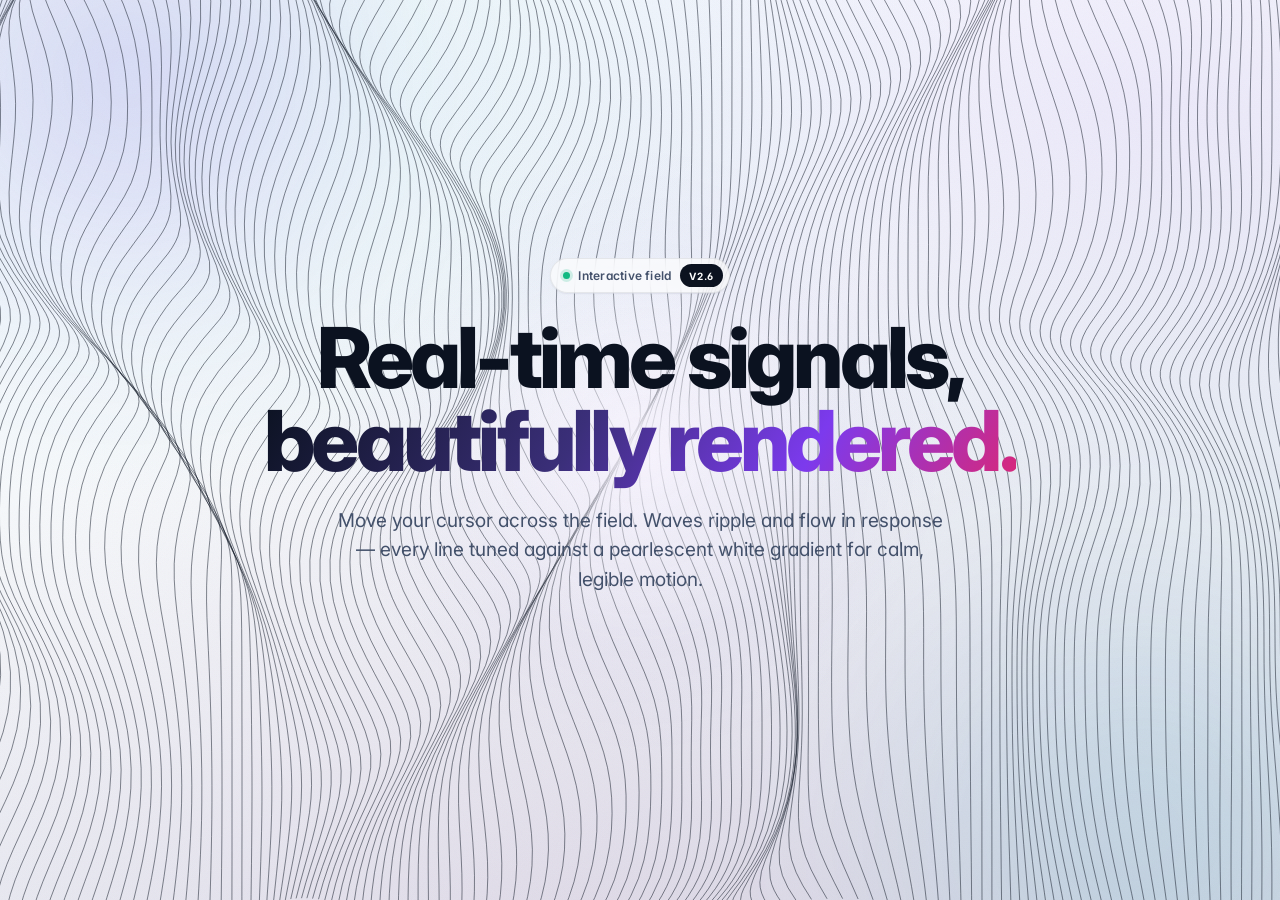
<file: template/bg2.html>
<!doctype html>
<html lang="en">
<head>
<meta charset="utf-8">
<meta name="viewport" content="width=device-width, initial-scale=1">
<meta name="color-scheme" content="light">
<title>Waves — Modern Light</title>

<!-- Inter (system fallback if blocked) -->
<link rel="preconnect" href="https://fonts.googleapis.com">
<link rel="preconnect" href="https://fonts.gstatic.com" crossorigin>
<link href="https://fonts.googleapis.com/css2?family=Inter:wght@400;500;600;700;800;900&display=swap" rel="stylesheet">

<!-- Bootstrap 5 -->
<link href="https://cdn.jsdelivr.net/npm/bootstrap@5.3.3/dist/css/bootstrap.min.css" rel="stylesheet">

<style>
/* ═══════════════════════════════════════════════════════════════════════
   1 · DESIGN TOKENS
   ═══════════════════════════════════════════════════════════════════════ */
:root {
  --dr-ink-900: #0b1220;
  --dr-ink-800: #172133;
  --dr-ink-700: #2b3850;
  --dr-ink-600: #43516b;
  --dr-ink-500: #5b6b82;
  --dr-ink-400: #8b9aae;
  --dr-ink-300: #c3cdd9;
  --dr-ink-100: #e3e9f0;

  --dr-calm: #0891b2;
  --dr-mid:  #7c3aed;
  --dr-hot:  #db2777;
  --dr-core: #0b1220;

  --dr-surface-0: #ffffff;
  --dr-surface-1: #f4f7fa;
  --dr-surface-2: #e2e9f1;
  --dr-surface-3: #d6dfe9;

  --dr-font-sans: "Inter", -apple-system, BlinkMacSystemFont, "SF Pro Display",
                  "Segoe UI", Roboto, "Helvetica Neue", Arial, sans-serif;

  --dr-text-xs:      clamp(0.6875rem, 0.66rem + 0.15vw, 0.75rem);
  --dr-text-sm:      clamp(0.8125rem, 0.79rem + 0.15vw, 0.875rem);
  --dr-text-base:    clamp(0.9375rem, 0.90rem + 0.20vw, 1rem);
  --dr-text-lg:      clamp(1.0625rem, 1.00rem + 0.35vw, 1.1875rem);
  --dr-text-xl:      clamp(1.25rem,   1.10rem + 0.85vw, 1.5rem);
  --dr-text-display: clamp(2.75rem,   1.8rem + 4.6vw, 5.25rem);

  --dr-space-1: 0.25rem;  --dr-space-2: 0.5rem;  --dr-space-3: 0.75rem;
  --dr-space-4: 1rem;     --dr-space-5: 1.5rem;  --dr-space-6: 2rem;
  --dr-space-7: 3rem;     --dr-space-8: 4rem;

  --dr-radius-sm: 8px;  --dr-radius-md: 14px;  --dr-radius-lg: 22px;
  --dr-radius-pill: 999px;

  --dr-shadow-xs: 0 1px 2px rgba(11,18,32,.05);
  --dr-shadow-sm: 0 2px 8px -2px rgba(11,18,32,.08);
  --dr-shadow-md: 0 8px 24px -8px rgba(11,18,32,.14);

  --dr-ease: cubic-bezier(.22, 1, .36, 1);
  --dr-dur-fast: 180ms;
  --dr-dur-med:  320ms;
}

/* ═══════════════════════════════════════════════════════════════════════
   2 · BASE
   ═══════════════════════════════════════════════════════════════════════ */
:where(html, body) { height: 100%; margin: 0; }

body {
  font-family: var(--dr-font-sans);
  font-size: var(--dr-text-base);
  line-height: 1.6;
  color: var(--dr-ink-700);
  background: var(--dr-surface-1);
  -webkit-font-smoothing: antialiased;
  -moz-osx-font-smoothing: grayscale;
  text-rendering: optimizeLegibility;
  font-feature-settings: "ss01", "cv11";
  overflow: hidden;
}
::selection { background: rgba(124,58,237,.20); color: var(--dr-ink-900); }

/* ═══════════════════════════════════════════════════════════════════════
   3 · WAVES STAGE
   z-stack inside container (isolated):
      orb(0) · canvas(1) · white spotlight(2) · violet tint(3)
   ═══════════════════════════════════════════════════════════════════════ */
.waves-container {
  position: fixed;
  inset: 0;
  overflow: hidden;
  isolation: isolate;
  z-index: 0;
  --x: 50%;
  --y: 50%;
  --cursor-color: #ffffff;

  background:
    radial-gradient(120% 90% at 12% 6%,  rgba(8,145,178,.10),  transparent 55%),
    radial-gradient(110% 85% at 90% 12%, rgba(124,58,237,.08), transparent 55%),
    radial-gradient(130% 110% at 50% 108%, rgba(219,39,119,.07), transparent 62%),
    linear-gradient(160deg,
      var(--dr-surface-0)  0%,
      #fbfdff              18%,
      var(--dr-surface-1)  42%,
      var(--dr-surface-2)  78%,
      var(--dr-surface-3) 100%);
}

/* ── Ambient orbs ─────────────────────────────────────────────────── */
.waves-orb {
  position: absolute;
  border-radius: 50%;
  pointer-events: none;
  filter: blur(80px);
  z-index: 0;
  will-change: transform;
}
.waves-orb--a {
  width: 44vmax; height: 44vmax;
  top: -16vmax; left: -12vmax;
  background: radial-gradient(circle, rgba(124,58,237,.18), transparent 70%);
  animation: waves-drift-a 28s ease-in-out infinite;
}
.waves-orb--b {
  width: 50vmax; height: 50vmax;
  bottom: -20vmax; right: -14vmax;
  background: radial-gradient(circle, rgba(8,145,178,.15), transparent 70%);
  animation: waves-drift-b 34s ease-in-out infinite;
}
@keyframes waves-drift-a {
  0%, 100% { transform: translate(0, 0) scale(1); }
  50%      { transform: translate(3vmax, 2vmax) scale(1.06); }
}
@keyframes waves-drift-b {
  0%, 100% { transform: translate(0, 0) scale(1); }
  50%      { transform: translate(-3vmax, -2vmax) scale(1.05); }
}

/* ── Canvas (the wave grid) ──────────────────────────────────────── */
.waves-canvas {
  position: absolute;
  inset: 0;
  display: block;
  width: 100%;
  height: 100%;
  z-index: 1;
}

/* ── Cursor spotlight — screen blend brightens ink lines to white ── */
.waves-container::before {
  content: "";
  position: absolute;
  inset: 0;
  pointer-events: none;
  z-index: 2;
  background: radial-gradient(
    circle 300px at var(--x) var(--y),
    rgba(255, 255, 255, 0.95) 0%,
    rgba(255, 255, 255, 0.55) 22%,
    rgba(255, 255, 255, 0) 65%
  );
  mix-blend-mode: screen;
}

/* ── Violet ambience — subtle hue focus on the same cursor ──────── */
.waves-container::after {
  content: "";
  position: absolute;
  inset: 0;
  pointer-events: none;
  z-index: 3;
  background: radial-gradient(
    circle 440px at var(--x) var(--y),
    rgba(124, 58, 237, 0.055) 0%,
    rgba(124, 58, 237, 0) 70%
  );
  mix-blend-mode: multiply;
}

/* ── Fine grain to keep flat pearls from looking digital ─────────── */
.waves-container .waves-grain {
  position: absolute;
  inset: 0;
  pointer-events: none;
  z-index: 4;
  opacity: .04;
  mix-blend-mode: multiply;
  background-repeat: repeat;
  background-size: 160px 160px;
  background-image: url("data:image/svg+xml,%3Csvg xmlns='http://www.w3.org/2000/svg' width='160' height='160'%3E%3Cfilter id='n'%3E%3CfeTurbulence type='fractalNoise' baseFrequency='0.8' numOctaves='3' stitchTiles='stitch'/%3E%3C/filter%3E%3Crect width='100%25' height='100%25' filter='url(%23n)'/%3E%3C/svg%3E");
}

@media (prefers-reduced-motion: reduce) {
  .waves-orb { animation: none !important; }
}

/* ═══════════════════════════════════════════════════════════════════════
   4 · NAV
   ═══════════════════════════════════════════════════════════════════════ */
.dr-nav {
  position: fixed;
  top: var(--dr-space-5);
  left: 50%;
  transform: translateX(-50%);
  z-index: 30;
  display: flex;
  align-items: center;
  gap: var(--dr-space-6);
  padding: 0.55rem 0.55rem 0.55rem 1.15rem;
  background: rgba(255,255,255,.62);
  -webkit-backdrop-filter: blur(20px) saturate(180%);
          backdrop-filter: blur(20px) saturate(180%);
  border: 1px solid rgba(255,255,255,.85);
  border-radius: var(--dr-radius-pill);
  box-shadow: var(--dr-shadow-sm), inset 0 1px 0 rgba(255,255,255,.6);
  max-width: calc(100vw - 2rem);
}
.dr-nav__brand {
  display: inline-flex;
  align-items: center;
  gap: 0.55rem;
  font-weight: 700;
  font-size: var(--dr-text-sm);
  letter-spacing: -0.01em;
  color: var(--dr-ink-900);
  text-decoration: none;
}
.dr-nav__brand-mark {
  display: inline-block;
  width: 22px; height: 22px;
  border-radius: 7px;
  background: linear-gradient(135deg, var(--dr-calm), var(--dr-mid) 55%, var(--dr-hot));
  box-shadow: inset 0 1px 0 rgba(255,255,255,.45);
  position: relative;
}
.dr-nav__brand-mark::after {
  content: "";
  position: absolute;
  inset: 6px;
  border-radius: 2px;
  background: rgba(255,255,255,.9);
}
.dr-nav__links {
  display: flex;
  gap: var(--dr-space-1);
  list-style: none;
  margin: 0; padding: 0;
}
.dr-nav__links a {
  display: inline-block;
  padding: 0.45rem 0.8rem;
  border-radius: var(--dr-radius-pill);
  font-size: var(--dr-text-sm);
  font-weight: 500;
  color: var(--dr-ink-600);
  text-decoration: none;
  transition: background var(--dr-dur-fast) var(--dr-ease),
              color      var(--dr-dur-fast) var(--dr-ease);
}
.dr-nav__links a:hover {
  color: var(--dr-ink-900);
  background: rgba(11,18,32,.05);
}
.dr-nav__cta {
  display: inline-flex;
  align-items: center;
  gap: 0.4rem;
  padding: 0.55rem 1rem;
  border-radius: var(--dr-radius-pill);
  font-size: var(--dr-text-sm);
  font-weight: 600;
  color: #fff;
  background: var(--dr-ink-900);
  text-decoration: none;
  transition: background var(--dr-dur-fast) var(--dr-ease),
              transform  var(--dr-dur-fast) var(--dr-ease);
}
.dr-nav__cta:hover {
  color: #fff;
  background: var(--dr-ink-800);
  transform: translateY(-1px);
}
@media (max-width: 720px) {
  .dr-nav__links { display: none; }
}

/* ═══════════════════════════════════════════════════════════════════════
   5 · HERO
   ═══════════════════════════════════════════════════════════════════════ */
.dr-hero {
  position: relative;
  z-index: 10;
  height: 100dvh;
  display: grid;
  place-items: center;
  padding: var(--dr-space-6);
  pointer-events: none;
}
.dr-hero__inner {
  width: 100%;
  max-width: 880px;
  text-align: center;
  pointer-events: auto;
}

.dr-badge {
  display: inline-flex;
  align-items: center;
  gap: 0.55rem;
  padding: 0.35rem 0.35rem 0.35rem 0.7rem;
  margin-bottom: var(--dr-space-5);
  background: rgba(255,255,255,.7);
  -webkit-backdrop-filter: blur(10px);
          backdrop-filter: blur(10px);
  border: 1px solid rgba(11,18,32,.08);
  border-radius: var(--dr-radius-pill);
  font-size: var(--dr-text-xs);
  font-weight: 600;
  letter-spacing: 0.02em;
  color: var(--dr-ink-600);
  box-shadow: var(--dr-shadow-xs);
}
.dr-badge__dot {
  width: 7px; height: 7px;
  border-radius: 50%;
  background: #10b981;
  box-shadow: 0 0 0 3px rgba(16,185,129,.18);
  animation: dr-pulse 2.2s ease-in-out infinite;
}
.dr-badge__chip {
  padding: 0.2rem 0.55rem;
  background: var(--dr-ink-900);
  color: #fff;
  border-radius: var(--dr-radius-pill);
  font-size: 0.625rem;
  font-weight: 700;
  letter-spacing: 0.08em;
  text-transform: uppercase;
}
@keyframes dr-pulse {
  0%, 100% { opacity: 1;    }
  50%      { opacity: 0.45; }
}

.dr-hero__title {
  font-size: var(--dr-text-display);
  font-weight: 800;
  line-height: 0.98;
  letter-spacing: -0.045em;
  color: var(--dr-ink-900);
  margin: 0 0 var(--dr-space-5);
  text-wrap: balance;
  font-feature-settings: "ss01", "cv11";
}
.dr-hero__title em {
  font-style: normal;
  background: linear-gradient(120deg,
    #0b1220 0%,
    #3b2f7a 42%,
    #7c3aed 72%,
    #db2777 100%);
  -webkit-background-clip: text;
          background-clip: text;
  -webkit-text-fill-color: transparent;
          color: transparent;
}

.dr-hero__lead {
  font-size: var(--dr-text-lg);
  line-height: 1.55;
  font-weight: 400;
  color: var(--dr-ink-600);
  max-width: 56ch;
  margin: 0 auto var(--dr-space-7);
  text-wrap: pretty;
}

.dr-hero__actions {
  display: inline-flex;
  flex-wrap: wrap;
  gap: var(--dr-space-3);
  justify-content: center;
  margin-bottom: var(--dr-space-8);
}

.dr-btn {
  --_bg: transparent;
  --_fg: var(--dr-ink-900);
  --_bd: transparent;
  display: inline-flex;
  align-items: center;
  gap: 0.5rem;
  padding: 0.9rem 1.5rem;
  border-radius: var(--dr-radius-pill);
  font-size: var(--dr-text-sm);
  font-weight: 600;
  letter-spacing: -0.005em;
  text-decoration: none;
  color: var(--_fg);
  background: var(--_bg);
  border: 1px solid var(--_bd);
  transition:
    transform var(--dr-dur-fast) var(--dr-ease),
    box-shadow var(--dr-dur-fast) var(--dr-ease),
    background-color var(--dr-dur-fast) var(--dr-ease),
    border-color var(--dr-dur-fast) var(--dr-ease);
  white-space: nowrap;
}
.dr-btn svg { width: 16px; height: 16px; flex: none; }
.dr-btn--primary {
  --_bg: var(--dr-ink-900);
  --_fg: #ffffff;
  --_bd: var(--dr-ink-900);
  box-shadow: 0 1px 2px rgba(11,18,32,.10),
              0 6px 20px -6px rgba(11,18,32,.28);
}
.dr-btn--primary:hover {
  --_bg: var(--dr-ink-800);
  --_bd: var(--dr-ink-800);
  transform: translateY(-1px);
  box-shadow: 0 1px 2px rgba(11,18,32,.10),
              0 12px 28px -6px rgba(11,18,32,.34);
}
.dr-btn--ghost {
  --_bg: rgba(255,255,255,.7);
  --_fg: var(--dr-ink-900);
  --_bd: rgba(11,18,32,.12);
  -webkit-backdrop-filter: blur(8px);
          backdrop-filter: blur(8px);
  box-shadow: var(--dr-shadow-xs);
}
.dr-btn--ghost:hover {
  --_bg: rgba(255,255,255,.95);
  --_bd: rgba(11,18,32,.22);
  transform: translateY(-1px);
}

.dr-hero__stats {
  display: grid;
  grid-template-columns: repeat(3, minmax(0, 1fr));
  gap: var(--dr-space-3);
  max-width: 640px;
  margin: 0 auto;
}
.dr-stat {
  position: relative;
  padding: var(--dr-space-4);
  text-align: left;
  background: rgba(255,255,255,.55);
  -webkit-backdrop-filter: blur(14px) saturate(180%);
          backdrop-filter: blur(14px) saturate(180%);
  border: 1px solid rgba(255,255,255,.75);
  border-radius: var(--dr-radius-md);
  box-shadow: var(--dr-shadow-xs), inset 0 1px 0 rgba(255,255,255,.8);
  transition: transform var(--dr-dur-med) var(--dr-ease),
              box-shadow var(--dr-dur-med) var(--dr-ease);
}
.dr-stat:hover {
  transform: translateY(-2px);
  box-shadow: var(--dr-shadow-md), inset 0 1px 0 rgba(255,255,255,.8);
}
.dr-stat__dot {
  display: inline-block;
  width: 6px; height: 6px;
  border-radius: 50%;
  background: var(--dot, var(--dr-mid));
  box-shadow: 0 0 0 3px color-mix(in srgb, var(--dot, var(--dr-mid)) 18%, transparent);
  margin-bottom: 0.5rem;
}
.dr-stat__value {
  font-size: var(--dr-text-xl);
  font-weight: 800;
  letter-spacing: -0.03em;
  color: var(--dr-ink-900);
  line-height: 1;
  margin-bottom: 0.35rem;
}
.dr-stat__label {
  font-size: var(--dr-text-xs);
  font-weight: 500;
  letter-spacing: 0.08em;
  text-transform: uppercase;
  color: var(--dr-ink-500);
}
@media (max-width: 560px) {
  .dr-hero__stats { grid-template-columns: 1fr; max-width: 320px; }
  .dr-hero__actions .dr-btn { flex: 1 1 100%; justify-content: center; }
}

/* ═══════════════════════════════════════════════════════════════════════
   6 · ENTRANCE
   ═══════════════════════════════════════════════════════════════════════ */
@media (prefers-reduced-motion: no-preference) {
  .dr-hero__inner > * {
    opacity: 0;
    animation: dr-fade-in .9s var(--dr-ease) forwards;
  }
  .dr-hero__inner > *:nth-child(1) { animation-delay: .05s; }
  .dr-hero__inner > *:nth-child(2) { animation-delay: .15s; }
  .dr-hero__inner > *:nth-child(3) { animation-delay: .28s; }
  .dr-hero__inner > *:nth-child(4) { animation-delay: .40s; }
  .dr-hero__inner > *:nth-child(5) { animation-delay: .52s; }
  .dr-nav {
    opacity: 0;
    animation: dr-fade-in .8s var(--dr-ease) .1s forwards;
  }
}
@keyframes dr-fade-in {
  from { opacity: 0; transform: translateY(10px); }
  to   { opacity: 1; transform: translateY(0);    }
}
</style>
</head>
<body>

<!-- ════════════════════════════════════════════════════════════════════
     WAVES STAGE
       data-line-color   any CSS colour string   (default #0b1220)
     ════════════════════════════════════════════════════════════════════ -->
<div class="waves-container" aria-hidden="true" data-line-color="#0b1220">
  <div class="waves-orb waves-orb--a"></div>
  <div class="waves-orb waves-orb--b"></div>
  <canvas class="waves-canvas"></canvas>
  <div class="waves-grain"></div>
</div>

<!-- ════════════════════════════════════════════════════════════════════
     NAV
     ════════════════════════════════════════════════════════════════════ -->


<!-- ════════════════════════════════════════════════════════════════════
     HERO
     ════════════════════════════════════════════════════════════════════ -->
<main class="dr-hero">
  <div class="dr-hero__inner">

    <div class="dr-badge">
      <span class="dr-badge__dot" aria-hidden="true"></span>
      Interactive field
      <span class="dr-badge__chip">v2.6</span>
    </div>

    <h1 class="dr-hero__title">
      Real-time signals,<br>
      <em>beautifully rendered.</em>
    </h1>

    <p class="dr-hero__lead">
      Move your cursor across the field. Waves ripple and flow in
      response — every line tuned against a pearlescent white gradient
      for calm, legible motion.
    </p>

 

   
  </div>
</main>

<!-- jQuery + Bootstrap JS -->
<script src="https://cdn.jsdelivr.net/npm/jquery@3.7.1/dist/jquery.min.js"></script>
<script src="https://cdn.jsdelivr.net/npm/bootstrap@5.3.3/dist/js/bootstrap.bundle.min.js"></script>

<script>
/* ═══════════════════════════════════════════════════════════════════════
   WAVES — Perlin-noise grid engine
   ──────────────────────────────────────────────────────────────────────
   Direct port of the original React component. Every algorithm is
   byte-identical:

     • Noise class (Perlin2 with seed)      — unchanged
     • animationConfig                       — unchanged
     • setLines / movePoints / drawLines     — unchanged
     • Mouse smoothing, velocity, angle      — unchanged
     • Tension / friction / displacement     — unchanged

   Two light-theme deltas:
     1. lineColor default  #000000 → #0b1220  (ink-900, palette-cohesive)
     2. Cursor spotlight  uses  mix-blend-mode: screen  on a  pearl-white
        gradient — the original relied on  screen  on a dark stage.
   ═══════════════════════════════════════════════════════════════════════ */
(function ($) {
  "use strict";

  /* ─────────────────────────── Noise ─────────────────────────── */
  class Noise {
    constructor(seed) {
      this.p = new Uint8Array(512);
      this.seed = seed > 0 && seed < 1 ? seed : Math.random();
      this.grad3 = [
        [1, 1, 0], [-1, 1, 0], [1, -1, 0], [-1, -1, 0],
        [1, 0, 1], [-1, 0, 1], [1, 0, -1], [-1, 0, -1],
        [0, 1, 1], [0, -1, 1], [0, 1, -1], [0, -1, -1]
      ];
      this.init(this.seed);
    }
    init(seed) {
      let i, j, k;
      const p = new Uint8Array(256);
      for (i = 0; i < 256; i++) p[i] = i;
      for (i = 0; i < 256; i++) {
        j = Math.floor(seed * (i + 1)) % 256;
        k = p[i];
        p[i] = p[j];
        p[j] = k;
      }
      for (i = 0; i < 512; i++) this.p[i] = p[i & 255];
    }
    dot(g, x, y) { return g[0] * x + g[1] * y; }
    perlin2(x, y) {
      const X = Math.floor(x) & 255;
      const Y = Math.floor(y) & 255;
      x -= Math.floor(x);
      y -= Math.floor(y);
      const fade = (t) => t * t * t * (t * (t * 6 - 15) + 10);
      const u = fade(x);
      const v = fade(y);
      const p = this.p;
      const grad3 = this.grad3;
      const n00 = this.dot(grad3[p[X + p[Y]] % 12], x, y);
      const n01 = this.dot(grad3[p[X + p[Y + 1]] % 12], x, y - 1);
      const n10 = this.dot(grad3[p[X + 1 + p[Y]] % 12], x - 1, y);
      const n11 = this.dot(grad3[p[X + 1 + p[Y + 1]] % 12], x - 1, y - 1);
      const lerp = (a, b, x) => a + x * (b - a);
      return lerp(lerp(n00, n10, u), lerp(n01, n11, u), v);
    }
  }

  /* ─────────────────────────── Config ─────────────────────────── */
  const animationConfig = {
    GRID_X_GAP: 10,
    GRID_Y_GAP: 32,
    GRID_WIDTH_OFFSET: 200,
    GRID_HEIGHT_OFFSET: 30,

    WAVE_TIME_X_FACTOR: 0.0125,
    WAVE_NOISE_X_FACTOR: 0.002,
    WAVE_TIME_Y_FACTOR: 0.005,
    WAVE_NOISE_Y_FACTOR: 0.0015,
    WAVE_NOISE_MAGNITUDE: 12,
    WAVE_AMPLITUDE_X: 32,
    WAVE_AMPLITUDE_Y: 16,

    MOUSE_INFLUENCE_RADIUS: 175,
    MOUSE_FALLOFF_FACTOR: 0.001,
    MOUSE_FORCE_FACTOR: 0.00065,
    MOUSE_SMOOTHING_FACTOR: 0.1,
    MAX_MOUSE_VELOCITY: 100,

    TENSION_STRENGTH: 0.005,
    FRICTION: 0.925,
    CURSOR_DISPLACEMENT_STRENGTH: 2,
    MAX_CURSOR_DISPLACEMENT: 100,
  };

  /* ─────────────────────────── Engine ─────────────────────────── */
  function initWaves(container) {
    const canvas = container.querySelector(".waves-canvas");
    if (!canvas) return null;
    const ctx = canvas.getContext("2d");
    if (!ctx) return null;

    const state = {
      ctx,
      mouse: { x: -10, y: 0, lx: 0, ly: 0, sx: 0, sy: 0, v: 0, vs: 0, a: 0, set: false },
      lines: [],
      noise: new Noise(Math.random()),
      bounding: null,
      animationFrameId: null,
      lineColor: container.dataset.lineColor || "#0b1220",
      dpr: 1,
    };

    const moved = (point, withCursorForce = true) => {
      const coords = {
        x: point.x + point.wave.x + (withCursorForce ? point.cursor.x : 0),
        y: point.y + point.wave.y + (withCursorForce ? point.cursor.y : 0)
      };
      coords.x = Math.round(coords.x * 10) / 10;
      coords.y = Math.round(coords.y * 10) / 10;
      return coords;
    };

    function setSize() {
      state.bounding = container.getBoundingClientRect();
      const dpr = window.devicePixelRatio || 1;
      state.dpr = dpr;
      canvas.width  = Math.round(state.bounding.width  * dpr);
      canvas.height = Math.round(state.bounding.height * dpr);

      // Place the spotlight in the centre before the first pointer event
      if (!state.mouse.set) {
        state.mouse.x  = state.bounding.width  / 2;
        state.mouse.y  = state.bounding.height / 2;
        state.mouse.sx = state.mouse.x;
        state.mouse.sy = state.mouse.y;
        state.mouse.lx = state.mouse.x;
        state.mouse.ly = state.mouse.y;
      }
    }

    function setLines() {
      if (!state.bounding) return;
      const { width, height } = state.bounding;
      state.lines = [];
      const { GRID_X_GAP, GRID_Y_GAP, GRID_WIDTH_OFFSET, GRID_HEIGHT_OFFSET } = animationConfig;

      const oWidth  = width  + GRID_WIDTH_OFFSET;
      const oHeight = height + GRID_HEIGHT_OFFSET;

      const totalLines  = Math.ceil(oWidth  / GRID_X_GAP);
      const totalPoints = Math.ceil(oHeight / GRID_Y_GAP);

      const xStart = (width  - GRID_X_GAP * totalLines)  / 2;
      const yStart = (height - GRID_Y_GAP * totalPoints) / 2;

      for (let i = 0; i <= totalLines; i++) {
        const points = [];
        for (let j = 0; j <= totalPoints; j++) {
          points.push({
            x: xStart + GRID_X_GAP * i,
            y: yStart + GRID_Y_GAP * j,
            wave: { x: 0, y: 0 },
            cursor: { x: 0, y: 0, vx: 0, vy: 0 }
          });
        }
        state.lines.push(points);
      }
    }

    function movePoints(time) {
      const { lines, mouse, noise } = state;
      const {
        WAVE_TIME_X_FACTOR, WAVE_NOISE_X_FACTOR, WAVE_TIME_Y_FACTOR, WAVE_NOISE_Y_FACTOR,
        WAVE_NOISE_MAGNITUDE, WAVE_AMPLITUDE_X, WAVE_AMPLITUDE_Y, MOUSE_INFLUENCE_RADIUS,
        MOUSE_FALLOFF_FACTOR, MOUSE_FORCE_FACTOR, TENSION_STRENGTH, FRICTION,
        CURSOR_DISPLACEMENT_STRENGTH, MAX_CURSOR_DISPLACEMENT
      } = animationConfig;

      for (let i = 0; i < lines.length; i++) {
        const points = lines[i];
        for (let k = 0; k < points.length; k++) {
          const p = points[k];

          /* 1. Perlin-noise sway */
          const noiseInputX = (p.x + time * WAVE_TIME_X_FACTOR) * WAVE_NOISE_X_FACTOR;
          const noiseInputY = (p.y + time * WAVE_TIME_Y_FACTOR) * WAVE_NOISE_Y_FACTOR;
          const move = noise.perlin2(noiseInputX, noiseInputY) * WAVE_NOISE_MAGNITUDE;
          p.wave.x = Math.cos(move) * WAVE_AMPLITUDE_X;
          p.wave.y = Math.sin(move) * WAVE_AMPLITUDE_Y;

          /* 2. Mouse force */
          const dx = p.x - mouse.sx;
          const dy = p.y - mouse.sy;
          const d  = Math.hypot(dx, dy);
          const influenceRadius = Math.max(MOUSE_INFLUENCE_RADIUS, mouse.vs);

          if (d < influenceRadius) {
            const falloff = 1 - d / influenceRadius;
            const force = Math.cos(d * MOUSE_FALLOFF_FACTOR) * falloff;
            const forceFactor = force * influenceRadius * mouse.vs * MOUSE_FORCE_FACTOR;
            p.cursor.vx += Math.cos(mouse.a) * forceFactor;
            p.cursor.vy += Math.sin(mouse.a) * forceFactor;
          }

          /* 3. Spring + friction */
          p.cursor.vx += (0 - p.cursor.x) * TENSION_STRENGTH;
          p.cursor.vy += (0 - p.cursor.y) * TENSION_STRENGTH;
          p.cursor.vx *= FRICTION;
          p.cursor.vy *= FRICTION;
          p.cursor.x += p.cursor.vx * CURSOR_DISPLACEMENT_STRENGTH;
          p.cursor.y += p.cursor.vy * CURSOR_DISPLACEMENT_STRENGTH;
          p.cursor.x = Math.min(MAX_CURSOR_DISPLACEMENT, Math.max(-MAX_CURSOR_DISPLACEMENT, p.cursor.x));
          p.cursor.y = Math.min(MAX_CURSOR_DISPLACEMENT, Math.max(-MAX_CURSOR_DISPLACEMENT, p.cursor.y));
        }
      }
    }

    function drawLines() {
      const { ctx, bounding, lines, dpr } = state;
      if (!bounding) return;

      ctx.setTransform(dpr, 0, 0, dpr, 0, 0);
      ctx.clearRect(0, 0, bounding.width, bounding.height);
      ctx.beginPath();
      ctx.strokeStyle = state.lineColor;
      ctx.lineWidth = 0.5;

      for (let i = 0; i < lines.length; i++) {
        const points = lines[i];
        const first = moved(points[0], false);
        ctx.moveTo(first.x, first.y);
        for (let k = 0; k < points.length - 1; k++) {
          const currentPoint = moved(points[k], true);
          const nextPoint    = moved(points[k + 1], true);
          const xc = (currentPoint.x + nextPoint.x) / 2;
          const yc = (currentPoint.y + nextPoint.y) / 2;
          ctx.quadraticCurveTo(currentPoint.x, currentPoint.y, xc, yc);
        }
      }
      ctx.stroke();
    }

    function tick(time) {
      const { mouse } = state;
      const { MOUSE_SMOOTHING_FACTOR, MAX_MOUSE_VELOCITY } = animationConfig;

      mouse.sx += (mouse.x - mouse.sx) * MOUSE_SMOOTHING_FACTOR;
      mouse.sy += (mouse.y - mouse.sy) * MOUSE_SMOOTHING_FACTOR;

      const dx = mouse.sx - mouse.lx;
      const dy = mouse.sy - mouse.ly;
      const d  = Math.hypot(dx, dy);

      mouse.v = d;
      mouse.vs += (d - mouse.vs) * MOUSE_SMOOTHING_FACTOR;
      mouse.vs = Math.min(MAX_MOUSE_VELOCITY, mouse.vs);
      mouse.a = Math.atan2(dy, dx);

      mouse.lx = mouse.sx;
      mouse.ly = mouse.sy;

      container.style.setProperty("--x", mouse.sx + "px");
      container.style.setProperty("--y", mouse.sy + "px");

      movePoints(time);
      drawLines();

      state.animationFrameId = requestAnimationFrame(tick);
    }

    function updateMousePosition(x, y) {
      if (!state.bounding) return;
      const { mouse } = state;
      mouse.x = x - state.bounding.left;
      mouse.y = y - state.bounding.top;
      if (!mouse.set) {
        mouse.sx = mouse.x;
        mouse.sy = mouse.y;
        mouse.lx = mouse.x;
        mouse.ly = mouse.y;
        mouse.set = true;
      }
    }

    function onResize()    { setSize(); setLines(); }
    function onMouseMove(e) { updateMousePosition(e.pageX, e.pageY); }
    function onTouchMove(e) {
      e.preventDefault();
      updateMousePosition(e.touches[0].clientX, e.touches[0].clientY);
    }

    setSize();
    setLines();

    window.addEventListener("resize", onResize);
    window.addEventListener("mousemove", onMouseMove);
    container.addEventListener("touchmove", onTouchMove, { passive: false });

    state.animationFrameId = requestAnimationFrame(tick);

    return {
      destroy() {
        window.removeEventListener("resize", onResize);
        window.removeEventListener("mousemove", onMouseMove);
        container.removeEventListener("touchmove", onTouchMove);
        cancelAnimationFrame(state.animationFrameId);
      }
    };
  }

  /* ─────────────────────────── Boot ─────────────────────────── */
  $(function () {
    $(".waves-container").each(function () {
      const api = initWaves(this);
      if (api) $.data(this, "waves", api);
    });
  });

  window.Waves = {
    destroy: function (sel) {
      $(sel || ".waves-container").each(function () {
        const api = $.data(this, "waves");
        if (api) api.destroy();
      });
    }
  };
})(jQuery);
</script>
</body>
</html>
</file>
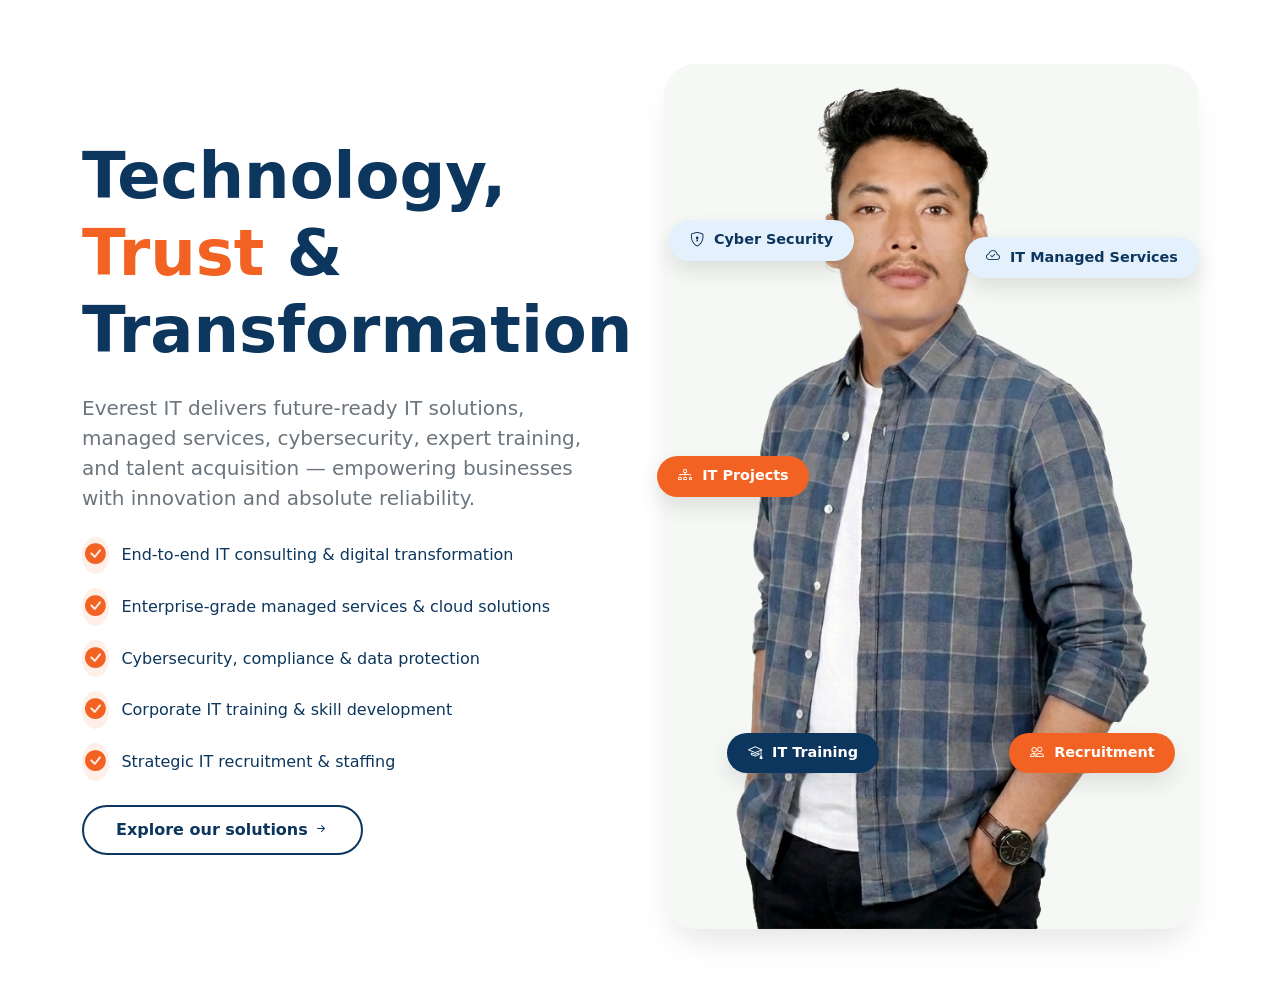
<file: template/e1.html>
<!DOCTYPE html>
<html lang="en-US">
<head>
    <meta charset="UTF-8">
    <meta name="viewport" content="width=device-width, initial-scale=1.0, viewport-fit=cover">
    <meta name="description" content="Everest IT delivers future-ready IT solutions, managed services, cybersecurity, training, and recruitment. Technology, Trust & Transformation.">
    <title>Everest IT | Technology, Trust & Transformation</title>
    <!-- Bootstrap 5 CSS + Icons -->
    <link href="https://cdn.jsdelivr.net/npm/bootstrap@5.3.0-alpha1/dist/css/bootstrap.min.css" rel="stylesheet">
    <link rel="stylesheet" href="https://cdn.jsdelivr.net/npm/bootstrap-icons@1.11.3/font/bootstrap-icons.min.css">
    <style>
        /* ----- CORE STYLES (only used elements) ----- */
        body {
            background: #ffffff;
            font-family: system-ui, -apple-system, 'Segoe UI', Roboto, 'Helvetica Neue', sans-serif;
            color: #1e2a3a;
        }

        .text-brand-navy { color: #0c365d; }
        .text-brand-orange { color: #f26323; }

        .btn-outline-brand {
            border: 2px solid #0c365d;
            color: #0c365d;
            border-radius: 3rem;
            padding: 0.7rem 2rem;
            font-weight: 600;
            transition: all 0.25s;
            display: inline-flex;
            align-items: center;
            gap: 0.3rem;
        }
        .btn-outline-brand:hover {
            background-color: #0c365d;
            color: white;
            border-color: #0c365d;
        }
        .btn-outline-brand:hover i {
            transform: translateX(4px);
        }

        .feature-list-custom {
            list-style: none;
            padding-left: 0;
        }
        .feature-list-custom li {
            display: flex;
            align-items: center;
            gap: 0.75rem;
            margin-bottom: 0.875rem;
            font-weight: 500;
            color: #0c365d;
        }
        .feature-list-custom li i {
            font-size: 1.3rem;
            color: #f26323;
            background: rgba(242, 99, 35, 0.1);
            border-radius: 50%;
            padding: 0.2rem;
        }

        .image-frame {
            background: #f6f8f5;
            border-radius: 2rem;
            overflow: hidden;
            box-shadow: 0 20px 35px -12px rgba(0, 0, 0, 0.12);
            transition: transform 0.3s ease;
        }
        .image-frame:hover {
            transform: scale(1.01);
        }

        .hero-visual {
            position: relative;
            overflow: visible;
        }

        /* floating badge base */
        .floating-badge {
            position: absolute;
            padding: 0.6rem 1.3rem;
            border-radius: 60px;
            font-weight: 600;
            font-size: 0.9rem;
            backdrop-filter: blur(4px);
            background: rgba(255, 255, 255, 0.94);
            box-shadow: 0 10px 22px rgba(0, 0, 0, 0.1);
            white-space: nowrap;
            z-index: 10;
            display: inline-flex;
            align-items: center;
            gap: 6px;
            transition: box-shadow 0.2s;
        }
        .floating-badge:hover {
            box-shadow: 0 15px 28px rgba(0, 0, 0, 0.15);
        }

        .badge-orange { background: #f26323; color: white; }
        .badge-blue-light { background: #e4f0fb; color: #0c365d; }
        .badge-dark { background: #0c365d; color: white; }

        /* ===== ANIMATIONS ===== */
        .left-right-animation {
            animation: leftRight 3s infinite alternate ease-in-out;
        }
        @keyframes leftRight {
            from { transform: translateX(0); }
            to { transform: translateX(50px); }
        }

        .top-bottom-animation {
            animation: topBottom 3s infinite alternate ease-in-out;
        }
        @keyframes topBottom {
            from { transform: translateY(0); }
            to { transform: translateY(50px); }
        }

        .left-right-reverse {
            animation: leftRightReverse 3.2s infinite alternate ease-in-out;
        }
        @keyframes leftRightReverse {
            from { transform: translateX(0); }
            to { transform: translateX(-50px); }
        }

        .top-bottom-reverse {
            animation: topBottomReverse 3.4s infinite alternate ease-in-out;
        }
        @keyframes topBottomReverse {
            from { transform: translateY(0); }
            to { transform: translateY(-50px); }
        }

        .anim-slow { animation-duration: 4s; }

        /* ===== BADGE POSITIONS (over image) ===== */
        .badge-1 { bottom: 50%; left: 3%; }
        .badge-2 { top: 20%; right: 4%; }
        .badge-3 { bottom: 18%; left: 15%; }
        .badge-4 { bottom: 18%; right: 8%; }
        .badge-5 { top: 18%; left: 5%; }

        /* Responsive adjustments */
        @media (max-width: 992px) {
            .floating-badge {  font-size: 0.85rem; }
           
        }
        @media (max-width: 768px) {
            .floating-badge {  font-size: 0.78rem; }
        }
        @media (max-width: 576px) {
            .floating-badge {  font-size: 0.7rem; }
           
        }
    </style>
</head>
<body>

<div class="container py-5 my-3">
    <div class="row align-items-center g-5">
        <!-- Left column: text -->
        <div class="col-lg-6">
            <h1 class="display-3 fw-bold text-brand-navy mb-4">
                Technology, <span class="text-brand-orange">Trust</span> &<br>Transformation
            </h1>
            <p class="lead text-secondary mb-4">
                Everest IT delivers future-ready IT solutions, managed services, cybersecurity,
                expert training, and talent acquisition — empowering businesses with innovation
                and absolute reliability.
            </p>
            <ul class="feature-list-custom mb-4">
                <li><i class="bi bi-check-circle-fill"></i> End-to-end IT consulting & digital transformation</li>
                <li><i class="bi bi-check-circle-fill"></i> Enterprise-grade managed services & cloud solutions</li>
                <li><i class="bi bi-check-circle-fill"></i> Cybersecurity, compliance & data protection</li>
                <li><i class="bi bi-check-circle-fill"></i> Corporate IT training & skill development</li>
                <li><i class="bi bi-check-circle-fill"></i> Strategic IT recruitment & staffing</li>
            </ul>
            <a href="#" class="btn btn-outline-brand" aria-label="Explore services">
                Explore our solutions <i class="bi bi-arrow-right-short"></i>
            </a>
        </div>
<!-- https://everestit.com.np/wp-content/uploads/2025/12/Technology-Trust-and-Transformation-Everest-IT-1.png -->
        <!-- Right column: image with badges -->
        <div class="col-lg-6 hero-visual">
            <div class="image-frame">
                <img class="img-fluid w-100" 
                     src="../static/images/banner.png"
                     alt="Everest IT - Technology, Trust & Transformation"
                     loading="eager"
                     width="600" height="620">
            </div>

            <!-- Badges: each with unique animation -->
            <!-- IT Projects: now uses up-down (top-bottom) direction as requested -->
            <div class="floating-badge badge-1 badge-orange top-bottom-animation">
                <i class="bi bi-diagram-3 me-1"></i> IT Projects
            </div>
            <!-- IT Managed Services (up-down) -->
            <div class="floating-badge badge-2 badge-blue-light top-bottom-animation">
                <i class="bi bi-cloud-check me-1"></i> IT Managed Services
            </div>
            <!-- IT Training (left-right reverse) -->
            <div class="floating-badge badge-3 badge-dark left-right-reverse">
                <i class="bi bi-mortarboard me-1"></i> IT Training
            </div>
            <!-- Recruitment (top-bottom reverse) -->
            <div class="floating-badge badge-4 badge-orange top-bottom-reverse">
                <i class="bi bi-people me-1"></i> Recruitment
            </div>
            <!-- Cyber Security (left-right, slower) -->
            <div class="floating-badge badge-5 badge-blue-light left-right-animation anim-slow">
                <i class="bi bi-shield-lock me-1"></i> Cyber Security
            </div>
        </div>
    </div>
</div>

<script src="https://cdn.jsdelivr.net/npm/bootstrap@5.3.0-alpha1/dist/js/bootstrap.bundle.min.js"></script>
</body>
</html>
</file>
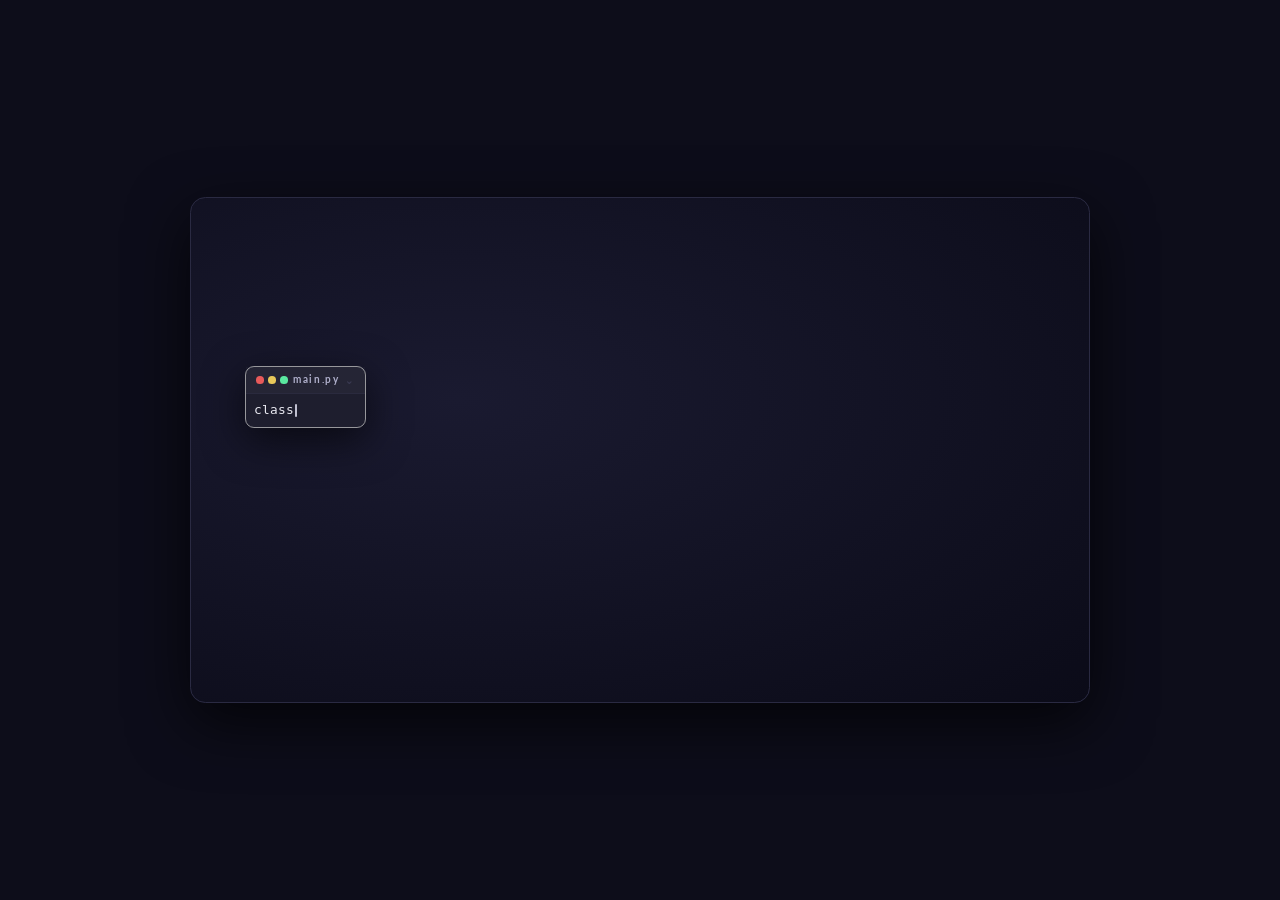
<file: template/e3.html>
<!DOCTYPE html>
<html lang="en">

<head>
    <meta charset="UTF-8" />
    <meta name="viewport" content="width=device-width, initial-scale=1.0" />
    <title>Code Editor · Two-Column Showcase</title>

    <!-- Bootstrap 5 CSS -->
    <link href="https://cdn.jsdelivr.net/npm/bootstrap@5.3.3/dist/css/bootstrap.min.css" rel="stylesheet" />

    <!-- Google Fonts -->
    <link rel="preconnect" href="https://fonts.googleapis.com" />
    <link rel="preconnect" href="https://fonts.gstatic.com" crossorigin />
    <link href="https://fonts.googleapis.com/css2?family=Lato:wght@400;700;900&display=swap" rel="stylesheet" />

    <style>
        /* ── reset & base ── */
        *,
        *::before,
        *::after {
            box-sizing: border-box;
            margin: 0;
            padding: 0;
        }

        html {
            font-size: 100%;
        }

        body {
            font-family: 'Lato', system-ui, -apple-system, 'Segoe UI', sans-serif;
            background: #0d0d1a;
            min-height: 100vh;
            display: flex;
            align-items: center;
            justify-content: center;
            padding: clamp(12px, 2vw, 32px);
        }

        /* ── outer editor frame ── */
        .illustration-editor {
            display: flex;
            align-items: center;
            justify-content: center;
            width: 100%;
            max-width: 900px;
            aspect-ratio: 16 / 9;
            background: radial-gradient(ellipse at 30% 40%, #1a1a30 0%, #0b0b18 100%);
            border: 1px solid #2a2a42;
            border-radius: clamp(10px, 1.2vw, 18px);
            box-shadow: 0 20px 60px rgba(0, 0, 0, 0.7);
            overflow: hidden;
            position: relative;
            padding: clamp(15px, 3vw, 40px);
        }

        /* ── code cards container ── */
        .coder-main {
            width: 100%;
            height: 100%;
            display: flex;
            flex-direction: column;
            justify-content: center;
            gap: clamp(5px, 0.9vw, 14px);
            align-items: flex-start;
            padding: clamp(10px, 2vw, 28px) clamp(6px, 1.2vw, 18px);
            position: relative;
            z-index: 1;
        }

        /* ── code cards ── */
        .code-card {
            position: relative;
            background: #1e1e2e;
            border: 1px solid #97979b;
            border-radius: clamp(5px, 0.7vw, 10px);
            box-shadow: 0 12px 40px rgba(0, 0, 0, 0.6);
            color: #e8e8f0;
            opacity: 0;
            visibility: hidden;
            transform: translateY(18px) scale(0.97);
            transition:
                opacity 0.55s cubic-bezier(0.23, 1, 0.32, 1),
                transform 0.55s cubic-bezier(0.23, 1, 0.32, 1),
                visibility 0.55s ease;
            display: flex;
            flex-direction: column;
            width: auto;
            max-width: 100%;
            height: auto;
            flex-shrink: 0;
        }

        .code-card.visible {
            opacity: 1;
            visibility: visible;
            transform: translateY(0) scale(1);
        }

        /* ── staggered horizontal offsets ── */
        .code-card--py {
            margin-left: 0%;
            z-index: 1;
        }
        .code-card--dj {
            margin-left: 10%;
            z-index: 2;
        }
        .code-card--react {
            margin-left: 4%;
            z-index: 3;
        }

        .code-card__header {
            display: flex;
            align-items: center;
            justify-content: space-between;
            padding: clamp(3px, 0.4vw, 7px) clamp(7px, 0.8vw, 14px);
            background: rgba(255, 255, 255, 0.03);
            border-bottom: 1px solid #2a2a3e;
            font-size: clamp(9px, 0.9vw, 14px);
            letter-spacing: clamp(0.6px, 0.1vw, 1.6px);
            font-weight: 700;
            color: #a0a0b8;
            user-select: none;
            flex-shrink: 0;
            gap: clamp(3px, 0.4vw, 8px);
        }

        .code-card__dots {
            display: flex;
            align-items: center;
            gap: clamp(2px, 0.35vw, 5px);
            flex-shrink: 0;
        }

        .code-card__dot {
            display: inline-block;
            width: clamp(5px, 0.6vw, 9px);
            height: clamp(5px, 0.6vw, 9px);
            border-radius: 50%;
            flex-shrink: 0;
        }

        .code-card__dot--red { background: #e85a5a; }
        .code-card__dot--yellow { background: #e8c85a; }
        .code-card__dot--green { background: #5ae8a0; }

        .code-card__title {
            flex: 1;
            text-align: center;
            font-size: clamp(8px, 0.8vw, 13px);
            letter-spacing: clamp(0.8px, 0.13vw, 2px);
            color: #b0b0cc;
            white-space: nowrap;
            overflow: hidden;
            text-overflow: ellipsis;
        }

        .code-card__chevron {
            color: #3a3a52;
            font-size: clamp(8px, 0.85vw, 14px);
            flex-shrink: 0;
        }

        .code-card__body {
            padding: clamp(3px, 0.45vw, 8px) clamp(5px, 0.65vw, 12px) clamp(4px, 0.5vw, 9px);
            font-size: clamp(9px, 1vw, 16px);
            line-height: 1.6;
            font-family: 'SF Mono', 'Fira Code', 'Cascadia Code', 'Menlo', 'Consolas', monospace;
            background: transparent;
            flex: 1 1 auto;
            overflow: hidden;
            white-space: nowrap;
        }

        .code-lines {
            list-style: none;
            padding: 0;
            margin: 0;
        }

        .code-line {
            display: block;
            white-space: nowrap;
            overflow: hidden;
            text-overflow: clip;
            min-height: 1.5em;
            letter-spacing: 0.02em;
            line-height: inherit;
        }

        .code-line.indent-1 { margin-left: clamp(1.5ch, 2.2ch, 2.8ch); }
        .code-line.indent-2 { margin-left: clamp(3ch, 4.4ch, 5.5ch); }

        .syn-r { color: #c5867a; }
        .syn-o { color: #de7300; }
        .syn-y { color: #e1ca72; }
        .syn-g { color: #74b087; }
        .syn-b { color: #7a99ad; }
        .syn-c { color: #6a6a7a; }
        .syn-w { color: #e8e8f0; }
        .syn-p { color: #c0c0d0; }

        .typing-cursor {
            display: inline-block;
            width: clamp(1.2px, 0.16vw, 2.5px);
            height: 1.05em;
            background: #c0c0d0;
            margin-left: 1px;
            vertical-align: text-bottom;
            border-radius: 1px;
            flex-shrink: 0;
            animation: blink 0.7s step-end infinite;
        }
        .typing-cursor.hidden { display: none; }

        @keyframes blink {
            0%, 100% { opacity: 1; }
            50% { opacity: 0; }
        }

        /* ── responsive font sizes ── */
        @media (min-width: 1400px) {
            .code-card__body { font-size: clamp(13px, 1.05vw, 17px); }
            .code-card__header { font-size: clamp(11px, 0.85vw, 15px); }
            .code-card__title { font-size: clamp(10px, 0.78vw, 14px); }
        }

        @media (max-width: 900px) {
            .illustration-editor {
                aspect-ratio: 4 / 3;
                max-width: 95vw;
            }
            .coder-main {
                padding: clamp(8px, 2vw, 16px);
                gap: clamp(5px, 1.2vw, 12px);
            }
            .code-card__body { font-size: clamp(9px, 1.4vw, 14px); }
            .code-card__header { font-size: clamp(9px, 1.25vw, 13px); }
            .code-card__title { font-size: clamp(8px, 1.1vw, 12px); }
            .code-card--dj { margin-left: 14%; }
            .code-card--react { margin-left: 7%; }
        }

        @media (max-width: 640px) {
            .illustration-editor {
                aspect-ratio: 0.85 / 1;
                border-radius: 0.8rem;
            }
            .coder-main {
                padding: clamp(6px, 2vw, 12px);
                gap: clamp(4px, 1vw, 9px);
            }
            .code-card__body { font-size: clamp(8.5px, 1.8vw, 13px); }
            .code-card__header { font-size: clamp(8.5px, 1.6vw, 12px); }
            .code-card__title { font-size: clamp(8px, 1.4vw, 11px); }
            .code-card--dj { margin-left: 12%; }
            .code-card--react { margin-left: 6%; }
        }

        @media (max-width: 420px) {
            .illustration-editor {
                aspect-ratio: 0.72 / 1;
                border-radius: 0.6rem;
            }
            .coder-main {
                padding: clamp(5px, 1.8vw, 10px);
                gap: clamp(3px, 0.9vw, 7px);
            }
            .code-card__body { font-size: clamp(8px, 2.2vw, 12px); line-height: 1.5; }
            .code-card__header { font-size: clamp(8px, 2vw, 11px); padding: clamp(2px, 0.5vw, 5px) clamp(5px, 1vw, 9px); }
            .code-card__title { font-size: clamp(7.5px, 1.8vw, 10px); }
            .code-card__dot { width: clamp(4px, 0.8vw, 7px); height: clamp(4px, 0.8vw, 7px); }
            .code-card--dj { margin-left: 8%; }
            .code-card--react { margin-left: 4%; }
        }

        @media (max-width: 360px) {
            .coder-main {
                padding: clamp(4px, 1.5vw, 8px);
                gap: clamp(2px, 0.7vw, 5px);
            }
            .code-card__body { font-size: clamp(7.5px, 2.5vw, 11px); line-height: 1.45; }
            .code-card__header { font-size: clamp(7.5px, 2.3vw, 10px); }
            .code-card__title { font-size: clamp(7px, 2vw, 9px); }
            .code-card--dj { margin-left: 5%; }
            .code-card--react { margin-left: 2%; }
            .code-line.indent-1 { margin-left: clamp(1ch, 1.8ch, 2.2ch); }
            .code-line.indent-2 { margin-left: clamp(2ch, 3.6ch, 4.4ch); }
        }

        @media (prefers-reduced-motion: reduce) {
            .code-card {
                transition: none !important;
                opacity: 1 !important;
                visibility: visible !important;
                transform: none !important;
            }
            .typing-cursor {
                animation: none !important;
                opacity: 0 !important;
                display: none !important;
            }
        }
    </style>
</head>

<body>
    <div class="illustration-editor">
        <section class="coder-main">
            <!-- Python Card -->
            <div class="code-card code-card--py" id="card-py" aria-label="Python code snippet">
                <div class="code-card__header">
                    <span class="code-card__dots" aria-hidden="true">
                        <span class="code-card__dot code-card__dot--red"></span>
                        <span class="code-card__dot code-card__dot--yellow"></span>
                        <span class="code-card__dot code-card__dot--green"></span>
                    </span>
                    <span class="code-card__title">main.py</span>
                    <span class="code-card__chevron" aria-hidden="true">⌄</span>
                </div>
                <div class="code-card__body">
                    <ul class="code-lines">
                        <li class="code-line-source" data-plain="class Contact:" data-indent="0"><span class="syn-r">class</span> <span class="syn-g">Contact</span><span class="syn-w">:</span></li>
                        <li class="code-line-source" data-plain="def __init__(self, portfolio):" data-indent="1"><span class="syn-r">def</span> <span class="syn-y">__init__</span><span class="syn-p">(</span><span class="syn-r">self</span>, <span class="syn-g">portfolio</span><span class="syn-p">):</span></li>
                        <li class="code-line-source" data-plain="self.item = portfolio" data-indent="2"><span class="syn-r">self</span><span class="syn-y">.</span><span class="syn-y">item</span> <span class="syn-w">=</span> <span class="syn-g">portfolio</span></li>
                        <li class="code-line-source" data-plain="print('visit ' + self.item)" data-indent="2"><span class="syn-r">print</span><span class="syn-p">(</span><span class="syn-g">'visit '</span> <span class="syn-o">+</span> <span class="syn-r">self</span><span class="syn-y">.</span><span class="syn-y">item</span><span class="syn-p">)</span></li>
                        <li class="code-line-source" data-plain='obj = Contact("https://hbm.info.np/")' data-indent="0"><span class="syn-r">obj</span> <span class="syn-w">=</span> <span class="syn-r">Contact</span><span class="syn-p">(</span><span class="syn-g">"https://hbm.info.np/"</span><span class="syn-p">)</span></li>
                    </ul>
                </div>
            </div>

            <!-- Django Card -->
            <div class="code-card code-card--dj" id="card-dj" aria-label="Django models code snippet">
                <div class="code-card__header">
                    <span class="code-card__dots" aria-hidden="true">
                        <span class="code-card__dot code-card__dot--red"></span>
                        <span class="code-card__dot code-card__dot--yellow"></span>
                        <span class="code-card__dot code-card__dot--green"></span>
                    </span>
                    <span class="code-card__title">models.py</span>
                    <span class="code-card__chevron" aria-hidden="true">⌄</span>
                </div>
                <div class="code-card__body">
                    <ul class="code-lines">
                        <li class="code-line-source" data-plain="from django.db import models" data-indent="0"><span class="syn-y">from</span> <span class="syn-b">django.db</span> <span class="syn-y">import</span> <span class="syn-b">models</span></li>
                        <li class="code-line-source" data-plain="class Contact(models.Model):" data-indent="0"><span class="syn-r">class</span> <span class="syn-y">Contact</span><span class="syn-p">(</span><span class="syn-r">models</span><span class="syn-y">.</span><span class="syn-g">Model</span><span class="syn-p">):</span></li>
                        <li class="code-line-source" data-plain="name = models.CharField(max_length=100)" data-indent="1"><span class="syn-r">name</span> <span class="syn-w">=</span> <span class="syn-r">models</span><span class="syn-y">.</span><span class="syn-g">CharField</span><span class="syn-p">(</span><span class="syn-b">max_length</span><span class="syn-w">=</span><span class="syn-g">100</span><span class="syn-p">)</span></li>
                    </ul>
                </div>
            </div>

            <!-- React / JS Card -->
            <div class="code-card code-card--react" id="card-react" aria-label="JavaScript animation code snippet">
                <div class="code-card__header">
                    <span class="code-card__dots" aria-hidden="true">
                        <span class="code-card__dot code-card__dot--red"></span>
                        <span class="code-card__dot code-card__dot--yellow"></span>
                        <span class="code-card__dot code-card__dot--green"></span>
                    </span>
                    <span class="code-card__title">animation.js</span>
                    <span class="code-card__chevron" aria-hidden="true">⌄</span>
                </div>
                <div class="code-card__body">
                    <ul class="code-lines">
                        <li class="code-line-source" data-plain='const elements = ["#74B087", "#DE7300"];' data-indent="0"><span class="syn-y">const</span> <span class="syn-b">elements</span> <span class="syn-w">=</span> <span class="syn-p">[</span><span class="syn-g">"#74B087"</span>, <span class="syn-g">"#DE7300"</span><span class="syn-p">];</span></li>
                        <li class="code-line-source" data-plain="// Initialize the animation loop" data-indent="0"><span class="syn-c">// Initialize the animation loop</span></li>
                        <li class="code-line-source" data-plain="function animateElements(timestamp) {" data-indent="0"><span class="syn-y">function</span> <span class="syn-b">animateElements</span><span class="syn-p">(</span><span class="syn-b">timestamp</span><span class="syn-p">)</span> <span class="syn-w">{</span></li>
                        <li class="code-line-source" data-plain="  requestAnimationFrame(animateElements);" data-indent="1"><span class="syn-b">requestAnimationFrame</span><span class="syn-p">(</span><span class="syn-b">animateElements</span><span class="syn-p">);</span></li>
                        <li class="code-line-source" data-plain="}" data-indent="0"><span class="syn-w">}</span></li>
                    </ul>
                </div>
            </div>
        </section>
    </div>

    <!-- Code card typing animation script -->
    <script>
        (function() {
            'use strict';
            const prefersReducedMotion = () => window.matchMedia('(prefers-reduced-motion: reduce)').matches;

            function getTypingDelay(char) {
                let base = 45 + Math.random() * 90;
                if (/[a-z]/i.test(char)) base = 30 + Math.random() * 60;
                if (/[<>&{}()\[\];:=,.+\-]/.test(char)) base = 70 + Math.random() * 140;
                if (/[>;{}):]/.test(char)) base += 160 + Math.random() * 320;
                if (Math.random() < 0.12) base = 16 + Math.random() * 30;
                return Math.max(14, Math.round(base));
            }

            function typeLine(plain, html, indent, parentUl, cursor) {
                return new Promise(resolve => {
                    const li = document.createElement('li');
                    li.className = 'code-line';
                    if (indent === 1) li.classList.add('indent-1');
                    if (indent === 2) li.classList.add('indent-2');
                    li.textContent = '';
                    parentUl.appendChild(li);
                    li.appendChild(cursor);
                    cursor.classList.remove('hidden');
                    const chars = [...plain];
                    let idx = 0;
                    function next() {
                        if (idx >= chars.length) {
                            cursor.remove();
                            li.innerHTML = html;
                            li.appendChild(cursor);
                            setTimeout(() => { cursor.remove(); resolve(); }, 280 + Math.random() * 420);
                            return;
                        }
                        li.textContent = chars.slice(0, idx + 1).join('');
                        li.appendChild(cursor);
                        idx++;
                        setTimeout(next, getTypingDelay(chars[idx - 1] || ' '));
                    }
                    setTimeout(next, 60 + Math.random() * 160);
                });
            }

            async function typeCard(cardId, lines) {
                const card = document.getElementById(cardId);
                if (!card) return;
                const body = card.querySelector('.code-card__body');
                if (!body) return;
                body.innerHTML = '';
                const ul = document.createElement('ul');
                ul.className = 'code-lines';
                body.appendChild(ul);
                const cursor = document.createElement('span');
                cursor.className = 'typing-cursor';
                cursor.setAttribute('aria-hidden', 'true');
                for (const line of lines) await typeLine(line.plain, line.html, line.indent, ul, cursor);
                cursor.classList.add('hidden');
                if (cursor.parentNode) cursor.remove();
                body.querySelectorAll('.typing-cursor').forEach(c => c.remove());
            }

            function readLineData(cardId) {
                const card = document.getElementById(cardId);
                if (!card) return [];
                return Array.from(card.querySelectorAll('.code-line-source')).map(el => ({
                    plain: el.dataset.plain || '',
                    html: el.innerHTML || '',
                    indent: parseInt(el.dataset.indent, 10) || 0,
                }));
            }

            function readAllLineData() {
                const ids = ['card-py', 'card-dj', 'card-react'];
                const map = {};
                ids.forEach(id => map[id] = readLineData(id));
                return map;
            }

            function resetAllCards() {
                ['card-py', 'card-dj', 'card-react'].forEach(id => {
                    const card = document.getElementById(id);
                    if (!card) return;
                    card.classList.remove('visible');
                    const body = card.querySelector('.code-card__body');
                    if (body) body.innerHTML = '';
                });
            }

            async function runTypingCycle(cached) {
                for (const id of ['card-py', 'card-dj', 'card-react']) {
                    const lines = cached[id] || [];
                    if (!lines.length) continue;
                    const card = document.getElementById(id);
                    card.classList.add('visible');
                    await new Promise(r => setTimeout(r, 400 + Math.random() * 200));
                    await typeCard(id, lines);
                    await new Promise(r => setTimeout(r, 300 + Math.random() * 250));
                }
            }

            async function startInfiniteLoop(cached) {
                await new Promise(r => setTimeout(r, 500));
                while (true) {
                    await runTypingCycle(cached);
                    await new Promise(r => setTimeout(r, 2000 + Math.random() * 1000));
                    resetAllCards();
                    await new Promise(r => setTimeout(r, 500 + Math.random() * 400));
                }
            }

            function revealAllInstantly() {
                ['card-py', 'card-dj', 'card-react'].forEach(id => {
                    const card = document.getElementById(id);
                    if (!card) return;
                    card.classList.add('visible');
                    card.querySelectorAll('.typing-cursor').forEach(c => c.remove());
                });
            }

            function init() {
                if (prefersReducedMotion()) { revealAllInstantly(); return; }
                const cached = readAllLineData();
                resetAllCards();
                startInfiniteLoop(cached).catch(err => {
                    console.warn('Loop stopped, showing static.', err);
                    revealAllInstantly();
                });
            }

            const mq = window.matchMedia('(prefers-reduced-motion: reduce)');
            mq.addEventListener('change', e => {
                if (e.matches) revealAllInstantly();
                else window.location.reload();
            });

            if (document.readyState === 'loading') document.addEventListener('DOMContentLoaded', init);
            else init();
        })();
    </script>
</body>

</html>
</file>
